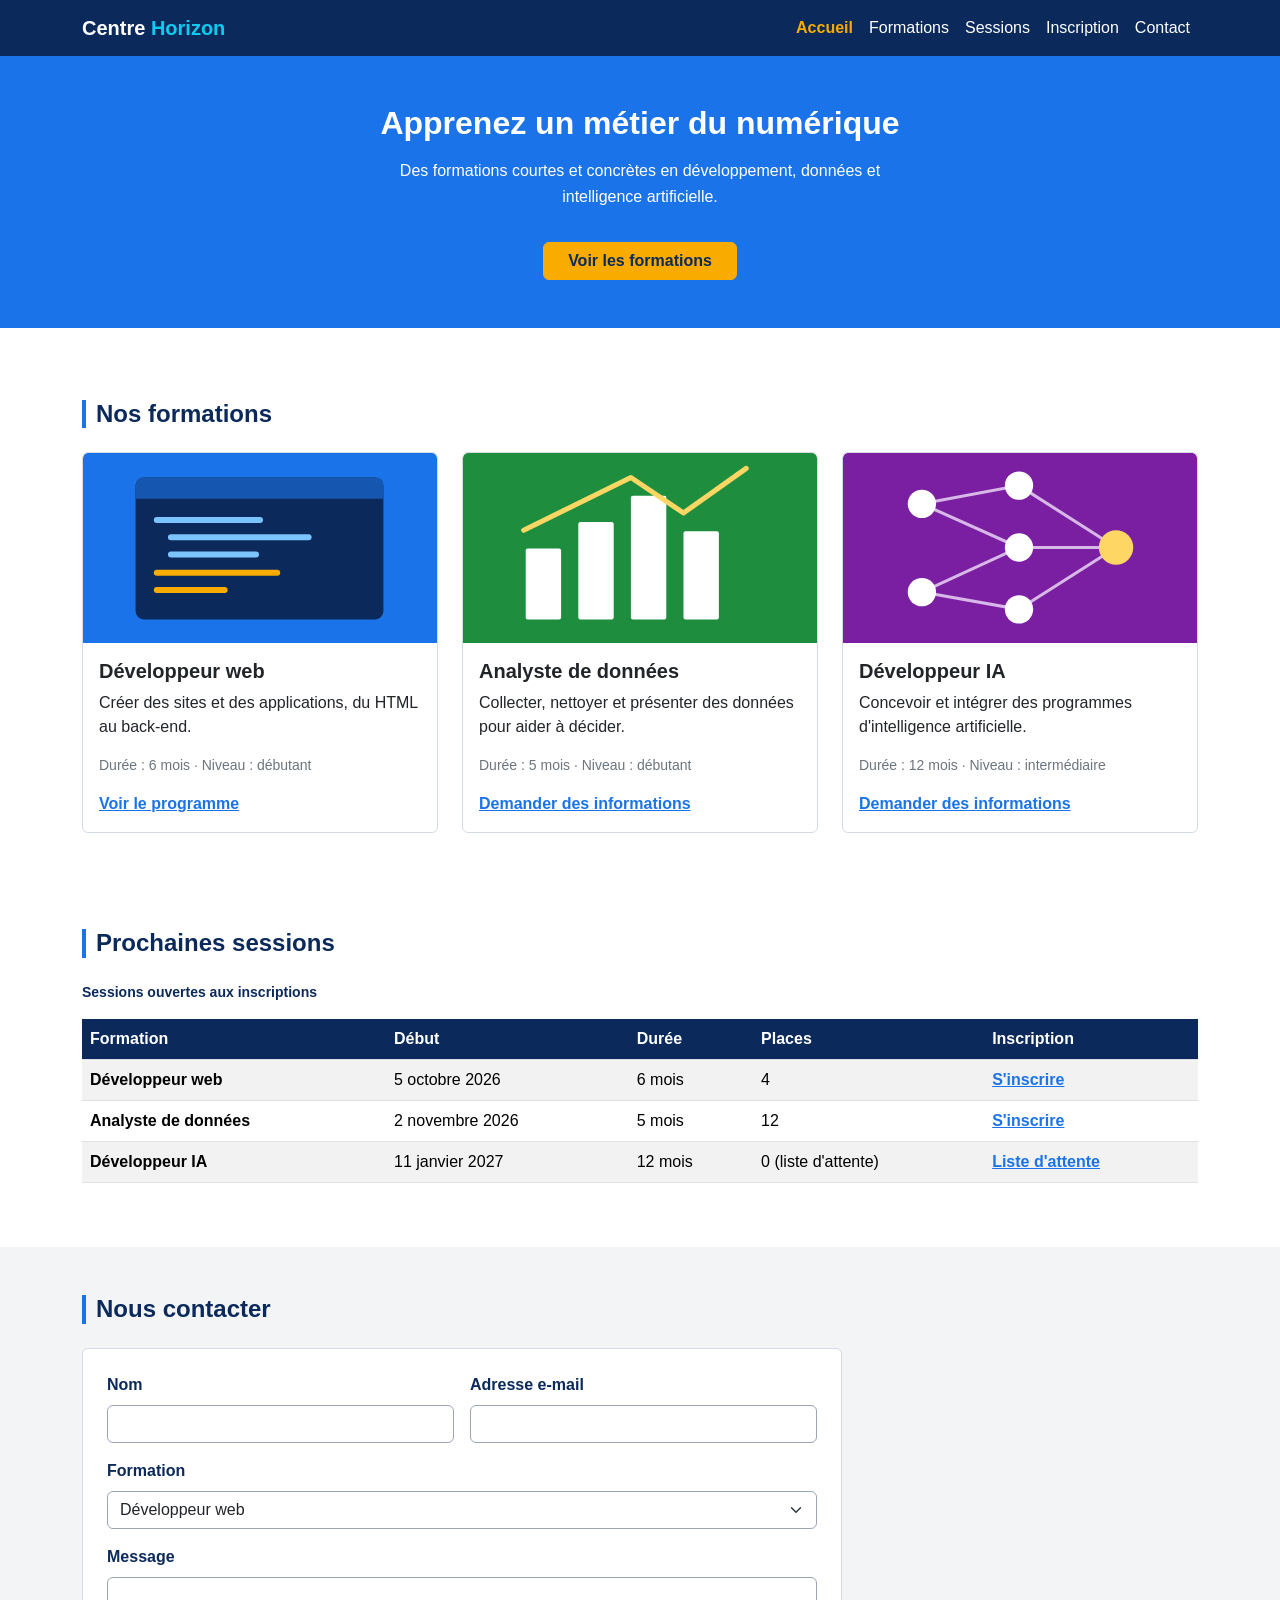
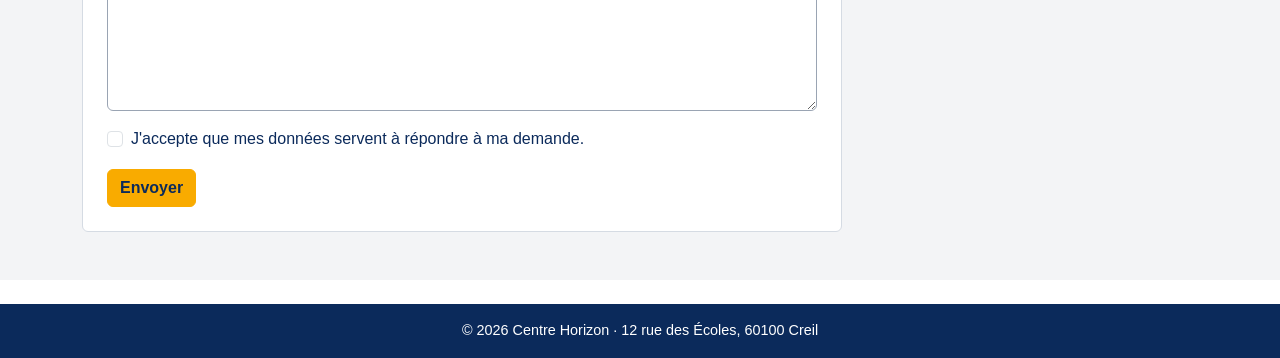
<file: index.html>
<!DOCTYPE html>
<html lang="fr">

<head>
    <meta charset="UTF-8">
    <meta name="viewport" content="width=device-width, initial-scale=1.0">
    <title>Centre Horizon</title>

    <link href="https://cdn.jsdelivr.net/npm/bootstrap@5.3.8/dist/css/bootstrap.min.css" rel="stylesheet">
    <link rel="stylesheet" href="style.css">
</head>

<body>

    <!-- en-tete et navigation -->
    <header class="navbar navbar-expand-lg navbar-dark bg-bleu">
        <div class="container">
            <a class="navbar-brand fw-bold" href="index.html">
                Centre <span class="text-info">Horizon</span>
            </a>

            <button class="navbar-toggler" type="button"
                data-bs-toggle="collapse" data-bs-target="#menu"
                aria-controls="menu" aria-expanded="false"
                aria-label="Ouvrir le menu">
                <span class="navbar-toggler-icon"></span>
            </button>

            <nav class="collapse navbar-collapse justify-content-end" id="menu">
                <ul class="navbar-nav">
                    <li class="nav-item">
                        <a class="nav-link active" href="index.html"
                            aria-current="page">Accueil</a>
                    </li>
                    <li class="nav-item">
                        <a class="nav-link" href="formation.html">Formations</a>
                    </li>
                    <li class="nav-item">
                        <a class="nav-link" href="index.html#sessions">Sessions</a>
                    </li>
                    <li class="nav-item">
                        <a class="nav-link" href="inscription.html">Inscription</a>
                    </li>
                    <li class="nav-item">
                        <a class="nav-link" href="index.html#contact">Contact</a>
                    </li>
                </ul>
            </nav>
        </div>
    </header>

    <main>

        <!-- bandeau d'accueil -->
        <section class="accueil text-center text-white py-5 px-3">
            <div class="container">
                <h1 class="fw-bold">Apprenez un métier du numérique</h1>

                <p class="mx-auto mt-3">
                    Des formations courtes et concrètes en développement,
                    données et intelligence artificielle.
                </p>

                <a href="#formations" class="btn btn-warning fw-bold mt-3 px-4">
                    Voir les formations
                </a>
            </div>
        </section>

        <!-- cartes des formations -->
        <section id="formations" class="container py-5">
            <h2 class="titre-section mb-4">Nos formations</h2>

            <div class="row g-4">

                <div class="col-12 col-md-6 col-lg-4">
                    <article class="card h-100">
                        <img src="dev.svg" class="card-img-top illustration"
                            alt="Illustration de développement web">

                        <div class="card-body">
                            <h3 class="card-title fs-5 fw-bold">Développeur web</h3>

                            <p class="card-text">
                                Créer des sites et des applications, du HTML au back-end.
                            </p>

                            <p class="small text-secondary">
                                Durée : 6 mois · Niveau : débutant
                            </p>

                            <a href="formation.html" class="lien">
                                Voir le programme
                            </a>
                        </div>
                    </article>
                </div>

                <div class="col-12 col-md-6 col-lg-4">
                    <article class="card h-100">
                        <img src="data.svg" class="card-img-top illustration"
                            alt="Illustration d'analyse de données">

                        <div class="card-body">
                            <h3 class="card-title fs-5 fw-bold">Analyste de données</h3>

                            <p class="card-text">
                                Collecter, nettoyer et présenter des données pour aider à décider.
                            </p>

                            <p class="small text-secondary">
                                Durée : 5 mois · Niveau : débutant
                            </p>

                            <a href="inscription.html" class="lien">
                                Demander des informations
                            </a>
                        </div>
                    </article>
                </div>

                <div class="col-12 col-md-6 col-lg-4">
                    <article class="card h-100">
                        <img src="ia.svg" class="card-img-top illustration"
                            alt="Illustration d'intelligence artificielle">

                        <div class="card-body">
                            <h3 class="card-title fs-5 fw-bold">Développeur IA</h3>

                            <p class="card-text">
                                Concevoir et intégrer des programmes d'intelligence artificielle.
                            </p>

                            <p class="small text-secondary">
                                Durée : 12 mois · Niveau : intermédiaire
                            </p>

                            <a href="inscription.html" class="lien">
                                Demander des informations
                            </a>
                        </div>
                    </article>
                </div>

            </div>
        </section>

        <!-- tableau des sessions -->
        <section id="sessions" class="container py-4">
            <h2 class="titre-section mb-4">Prochaines sessions</h2>

            <p class="fw-bold small">Sessions ouvertes aux inscriptions</p>

            <div class="table-responsive">
                <table class="table table-striped align-middle">
                    <thead>
                        <tr>
                            <th scope="col">Formation</th>
                            <th scope="col">Début</th>
                            <th scope="col">Durée</th>
                            <th scope="col">Places</th>
                            <th scope="col">Inscription</th>
                        </tr>
                    </thead>

                    <tbody>
                        <tr>
                            <th scope="row">Développeur web</th>
                            <td>5 octobre 2026</td>
                            <td>6 mois</td>
                            <td>4</td>
                            <td><a href="inscription.html">S'inscrire</a></td>
                        </tr>

                        <tr>
                            <th scope="row">Analyste de données</th>
                            <td>2 novembre 2026</td>
                            <td>5 mois</td>
                            <td>12</td>
                            <td><a href="inscription.html">S'inscrire</a></td>
                        </tr>

                        <tr>
                            <th scope="row">Développeur IA</th>
                            <td>11 janvier 2027</td>
                            <td>12 mois</td>
                            <td>0 (liste d'attente)</td>
                            <td><a href="inscription.html">Liste d'attente</a></td>
                        </tr>
                    </tbody>
                </table>
            </div>
        </section>

        <!-- formulaire de contact -->
        <section id="contact" class="contact py-5 mt-4">
            <div class="container">
                <h2 class="titre-section mb-4">Nous contacter</h2>

                <form action="inscription.html" method="get" class="formulaire bg-white p-4">
                    <div class="row g-3">

                        <div class="col-12 col-md-6">
                            <label for="nom" class="form-label fw-bold">Nom</label>
                            <input type="text" id="nom" name="nom"
                                class="form-control" autocomplete="name" required>
                        </div>

                        <div class="col-12 col-md-6">
                            <label for="email" class="form-label fw-bold">
                                Adresse e-mail
                            </label>
                            <input type="email" id="email" name="email"
                                class="form-control" autocomplete="email" required>
                        </div>

                        <div class="col-12">
                            <label for="formation" class="form-label fw-bold">
                                Formation
                            </label>

                            <select id="formation" name="formation" class="form-select">
                                <option value="developpeur-web">Développeur web</option>
                                <option value="analyste-donnees">Analyste de données</option>
                                <option value="developpeur-ia">Développeur IA</option>
                            </select>
                        </div>

                        <div class="col-12">
                            <label for="message" class="form-label fw-bold">Message</label>
                            <textarea id="message" name="message"
                                class="form-control" rows="5" required></textarea>
                        </div>

                        <div class="col-12">
                            <div class="form-check">
                                <input type="checkbox" id="accord" name="accord"
                                    class="form-check-input" required>
                                <label for="accord" class="form-check-label">
                                    J'accepte que mes données servent à répondre à ma demande.
                                </label>
                            </div>
                        </div>

                        <div class="col-12">
                            <button type="submit" class="btn btn-warning fw-bold">
                                Envoyer
                            </button>
                        </div>

                    </div>
                </form>
            </div>
        </section>

    </main>

    <!-- pied de page -->
    <footer class="bg-bleu text-white text-center py-3">
        <p class="mb-0">
            © 2026 Centre Horizon · 12 rue des Écoles, 60100 Creil
        </p>
    </footer>

    <script src="https://cdn.jsdelivr.net/npm/bootstrap@5.3.8/dist/js/bootstrap.bundle.min.js"></script>

</body>
</html>
</file>
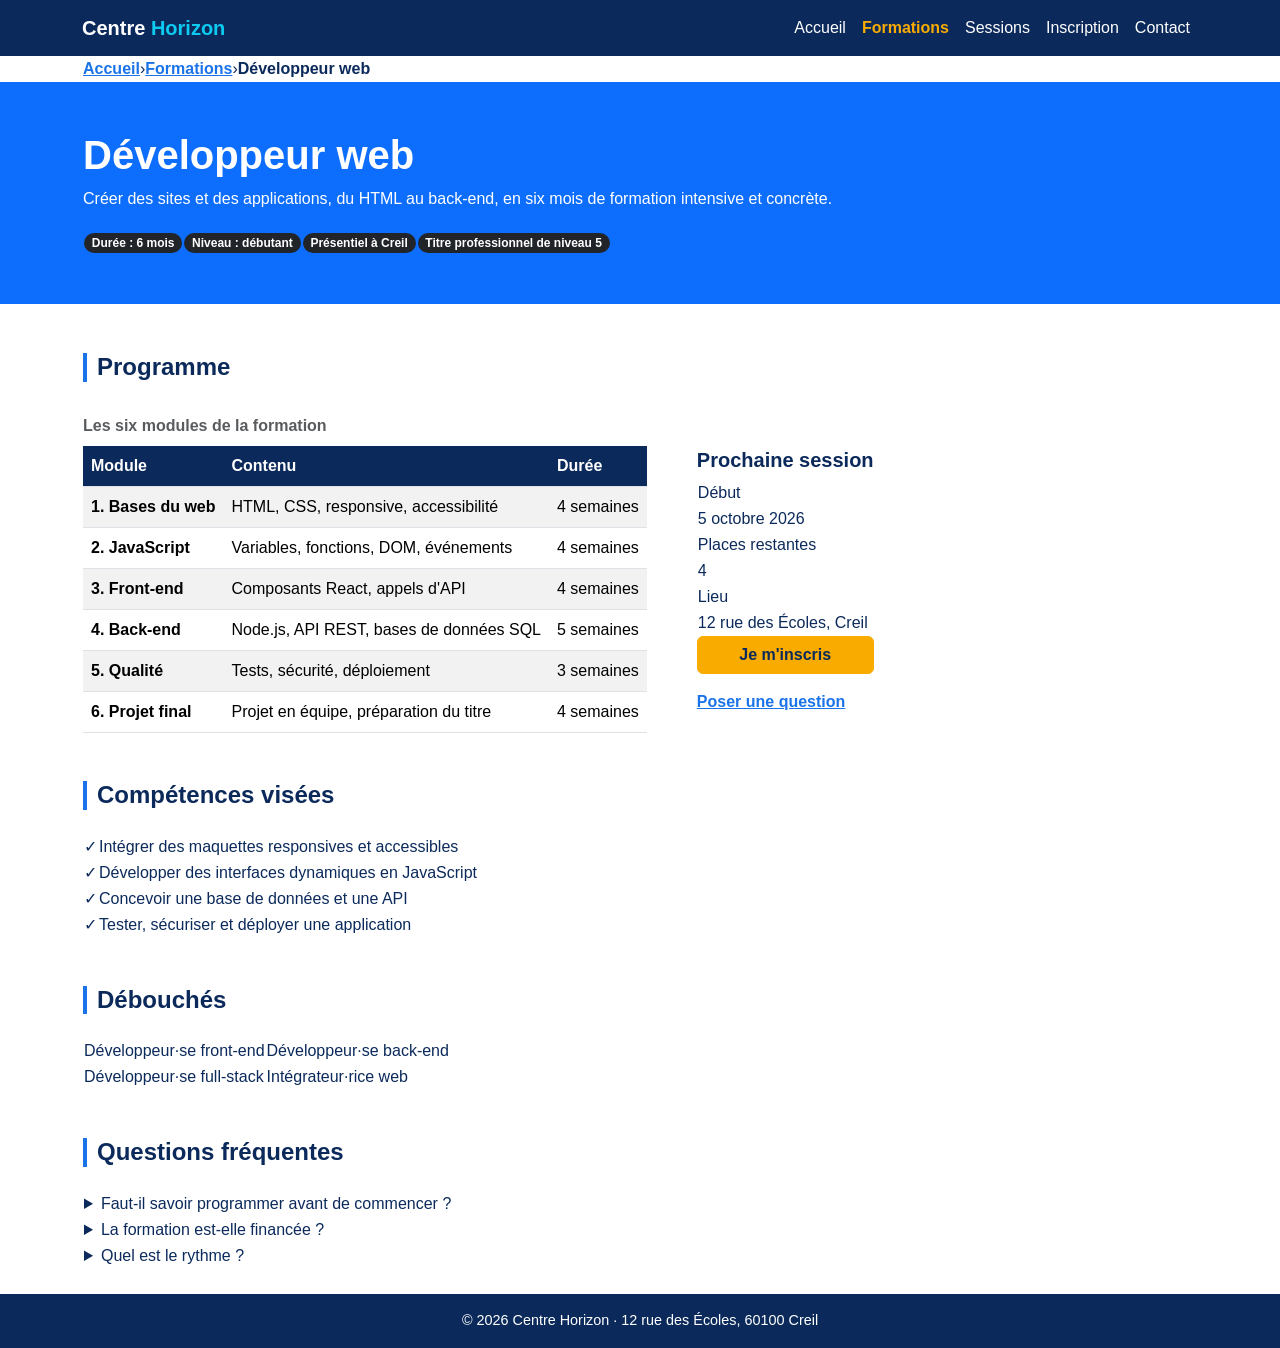
<file: formation.html>
<!DOCTYPE html>
<html lang="fr">

<head>
    <meta charset="utf-8">
    <meta name="viewport" content="width=device-width, initial-scale=1">
    <title>Développeur web – Centre Horizon</title>
    <link rel="stylesheet" href="https://cdn.jsdelivr.net/npm/bootstrap@5.3.3/dist/css/bootstrap.min.css">
    <link rel="stylesheet" href="style.css">
</head>

<body>

    <!-- en-tete et navigation -->
    <header class="navbar navbar-expand-lg navbar-dark bg-bleu">
        <div class="container">
            <a class="navbar-brand fw-bold" href="index.html">
                Centre <span class="text-info">Horizon</span>
            </a>

            <button class="navbar-toggler" type="button" data-bs-toggle="collapse" data-bs-target="#menu"
                aria-controls="menu" aria-expanded="false" aria-label="Ouvrir le menu">
                <span class="navbar-toggler-icon"></span>
            </button>

            <nav class="collapse navbar-collapse justify-content-end" id="menu">
                <ul class="navbar-nav">
                    <li class="nav-item">
                        <a class="nav-link" href="index.html">Accueil</a>
                    </li>
                    <li class="nav-item">
                        <a class="nav-link active" href="formation.html" aria-current="page">Formations</a>
                    </li>
                    <li class="nav-item">
                        <a class="nav-link" href="index.html#sessions">Sessions</a>
                    </li>
                    <li class="nav-item">
                        <a class="nav-link" href="inscription.html">Inscription</a>
                    </li>
                    <li class="nav-item">
                        <a class="nav-link" href="index.html#contact">Contact</a>
                    </li>
                </ul>
            </nav>
        </div>
    </header>

    <!-- Fil d'Ariane -->
    <div class="container">
        <table class="mise-en-page fil-ariane" role="presentation" aria-label="Fil d'Ariane">
            <tbody>
                <tr>
                    <td>
                        <a href="index.html">Accueil</a><span class="sep">›</span><a
                            href="index.html#formations">Formations</a><span class="sep">›</span><strong
                            aria-current="page">Développeur web</strong>
                    </td>
                </tr>
            </tbody>
        </table>
    </div>

    <main>
        <!-- Bandeau -->
        <section class="bg-primary text-white py-5">
            <div class="container">
                <table class="mise-en-page" role="presentation">
                    <tbody>
                        <tr>
                            <td>
                                <h1 class="fw-bold">Développeur web</h1>
                                <p>Créer des sites et des applications, du HTML au back-end, en six mois de formation
                                    intensive et concrète.</p>
                            </td>
                        </tr>
                        <tr>
                            <td>
                                <table class="pastilles" role="presentation">
                                    <tbody>
                                        <tr>
                                            <td><span class="badge rounded-pill text-bg-dark">Durée : 6 mois</span></td>
                                            <td><span class="badge rounded-pill text-bg-dark">Niveau : débutant</span>
                                            </td>
                                            <td><span class="badge rounded-pill text-bg-dark">Présentiel à Creil</span>
                                            </td>
                                            <td><span class="badge rounded-pill text-bg-dark">Titre professionnel de
                                                    niveau 5</span></td>
                                        </tr>
                                    </tbody>
                                </table>
                            </td>
                        </tr>
                    </tbody>
                </table>
            </div>
        </section>

        <div class="container py-4">
            <table class="mise-en-page" role="presentation">
                <tbody>
                    <tr>
                        <td class="col-contenu">

                            <!-- Programme -->
                            <h2 class="titre-section mb-4">Programme</h2>
                            <table class="table table-striped align-middle programme mb-5">
                                <caption class="caption-top fw-bold">Les six modules de la formation</caption>
                                <thead>
                                    <tr>
                                        <th scope="col">Module</th>
                                        <th scope="col">Contenu</th>
                                        <th scope="col">Durée</th>
                                    </tr>
                                </thead>
                                <tbody>
                                    <tr>
                                        <th scope="row">1. Bases du web</th>
                                        <td>HTML, CSS, responsive, accessibilité</td>
                                        <td class="text-nowrap">4 semaines</td>
                                    </tr>
                                    <tr>
                                        <th scope="row">2. JavaScript</th>
                                        <td>Variables, fonctions, DOM, événements</td>
                                        <td class="text-nowrap">4 semaines</td>
                                    </tr>
                                    <tr>
                                        <th scope="row">3. Front-end</th>
                                        <td>Composants React, appels d'API</td>
                                        <td class="text-nowrap">4 semaines</td>
                                    </tr>
                                    <tr>
                                        <th scope="row">4. Back-end</th>
                                        <td>Node.js, API REST, bases de données SQL</td>
                                        <td class="text-nowrap">5 semaines</td>
                                    </tr>
                                    <tr>
                                        <th scope="row">5. Qualité</th>
                                        <td>Tests, sécurité, déploiement</td>
                                        <td class="text-nowrap">3 semaines</td>
                                    </tr>
                                    <tr>
                                        <th scope="row">6. Projet final</th>
                                        <td>Projet en équipe, préparation du titre</td>
                                        <td class="text-nowrap">4 semaines</td>
                                    </tr>
                                </tbody>
                            </table>

                            <!-- Compétences visées -->
                            <h2 class="titre-section mb-4">Compétences visées</h2>
                            <table class="competences mb-5" role="presentation">
                                <tbody>
                                    <tr>
                                        <td><span class="coche" aria-hidden="true">✓</span></td>
                                        <td>Intégrer des maquettes responsives et accessibles</td>
                                    </tr>
                                    <tr>
                                        <td><span class="coche" aria-hidden="true">✓</span></td>
                                        <td>Développer des interfaces dynamiques en JavaScript</td>
                                    </tr>
                                    <tr>
                                        <td><span class="coche" aria-hidden="true">✓</span></td>
                                        <td>Concevoir une base de données et une API</td>
                                    </tr>
                                    <tr>
                                        <td><span class="coche" aria-hidden="true">✓</span></td>
                                        <td>Tester, sécuriser et déployer une application</td>
                                    </tr>
                                </tbody>
                            </table>

                            <!-- Débouchés -->
                            <h2 class="titre-section mb-4">Débouchés</h2>
                            <table class="debouches-tableau mb-5" role="presentation">
                                <tbody>
                                    <tr>
                                        <td><span>Développeur·se front-end</span></td>
                                        <td><span>Développeur·se back-end</span></td>
                                    </tr>
                                    <tr>
                                        <td><span>Développeur·se full-stack</span></td>
                                        <td><span>Intégrateur·rice web</span></td>
                                    </tr>
                                </tbody>
                            </table>

                            <!-- Questions fréquentes -->
                            <h2 class="titre-section mb-4">Questions fréquentes</h2>
                            <table class="mise-en-page" role="presentation">
                                <tbody>
                                    <tr>
                                        <td>
                                            <details class="faq">
                                                <summary>Faut-il savoir programmer avant de commencer ?</summary>
                                                <p>Non. La formation part des bases. Des tests de positionnement
                                                    permettent de vérifier les prérequis.</p>
                                            </details>
                                        </td>
                                    </tr>
                                    <tr>
                                        <td>
                                            <details class="faq">
                                                <summary>La formation est-elle financée ?</summary>
                                                <p>Oui, elle peut être prise en charge par le CPF, France Travail ou la
                                                    Région.</p>
                                            </details>
                                        </td>
                                    </tr>
                                    <tr>
                                        <td>
                                            <details class="faq">
                                                <summary>Quel est le rythme ?</summary>
                                                <p>35 heures par semaine, du lundi au vendredi, en présentiel.</p>
                                            </details>
                                        </td>
                                    </tr>
                                </tbody>
                            </table>

                        </td>
                        <td class="col-session">

                            <!-- Prochaine session -->
                            <aside class="session rounded p-5">
                                <h2 class="h5 fw-bold mb-">Prochaine session</h2>
                                <table class="mise-en-page infos-session" role="presentation">
                                    <tbody>
                                        <tr>
                                            <td class="etiquette">Début</td>
                                        </tr>
                                        <tr>
                                            <td class="valeur">5 octobre 2026</td>
                                        </tr>
                                        <tr>
                                            <td class="etiquette">Places restantes</td>
                                        </tr>
                                        <tr>
                                            <td class="valeur">4</td>
                                        </tr>
                                        <tr>
                                            <td class="etiquette">Lieu</td>
                                        </tr>
                                        <tr>
                                            <td class="valeur">12 rue des Écoles, Creil</td>
                                        </tr>
                                    </tbody>
                                </table>
                                <a href="inscription.html" class="btn btn-warning fw-bold w-100 mb-3">Je m'inscris</a>
                                <a href="index.html#contact" class="lien">Poser une question</a>
                            </aside>

                        </td>
                    </tr>
                </tbody>
            </table>
        </div>
    </main>

     <!-- pied de page -->
    <footer class="bg-bleu text-white text-center py-3">
        <p class="mb-0">
            © 2026 Centre Horizon · 12 rue des Écoles, 60100 Creil
        </p>
    </footer>

</body>

</html>
</file>
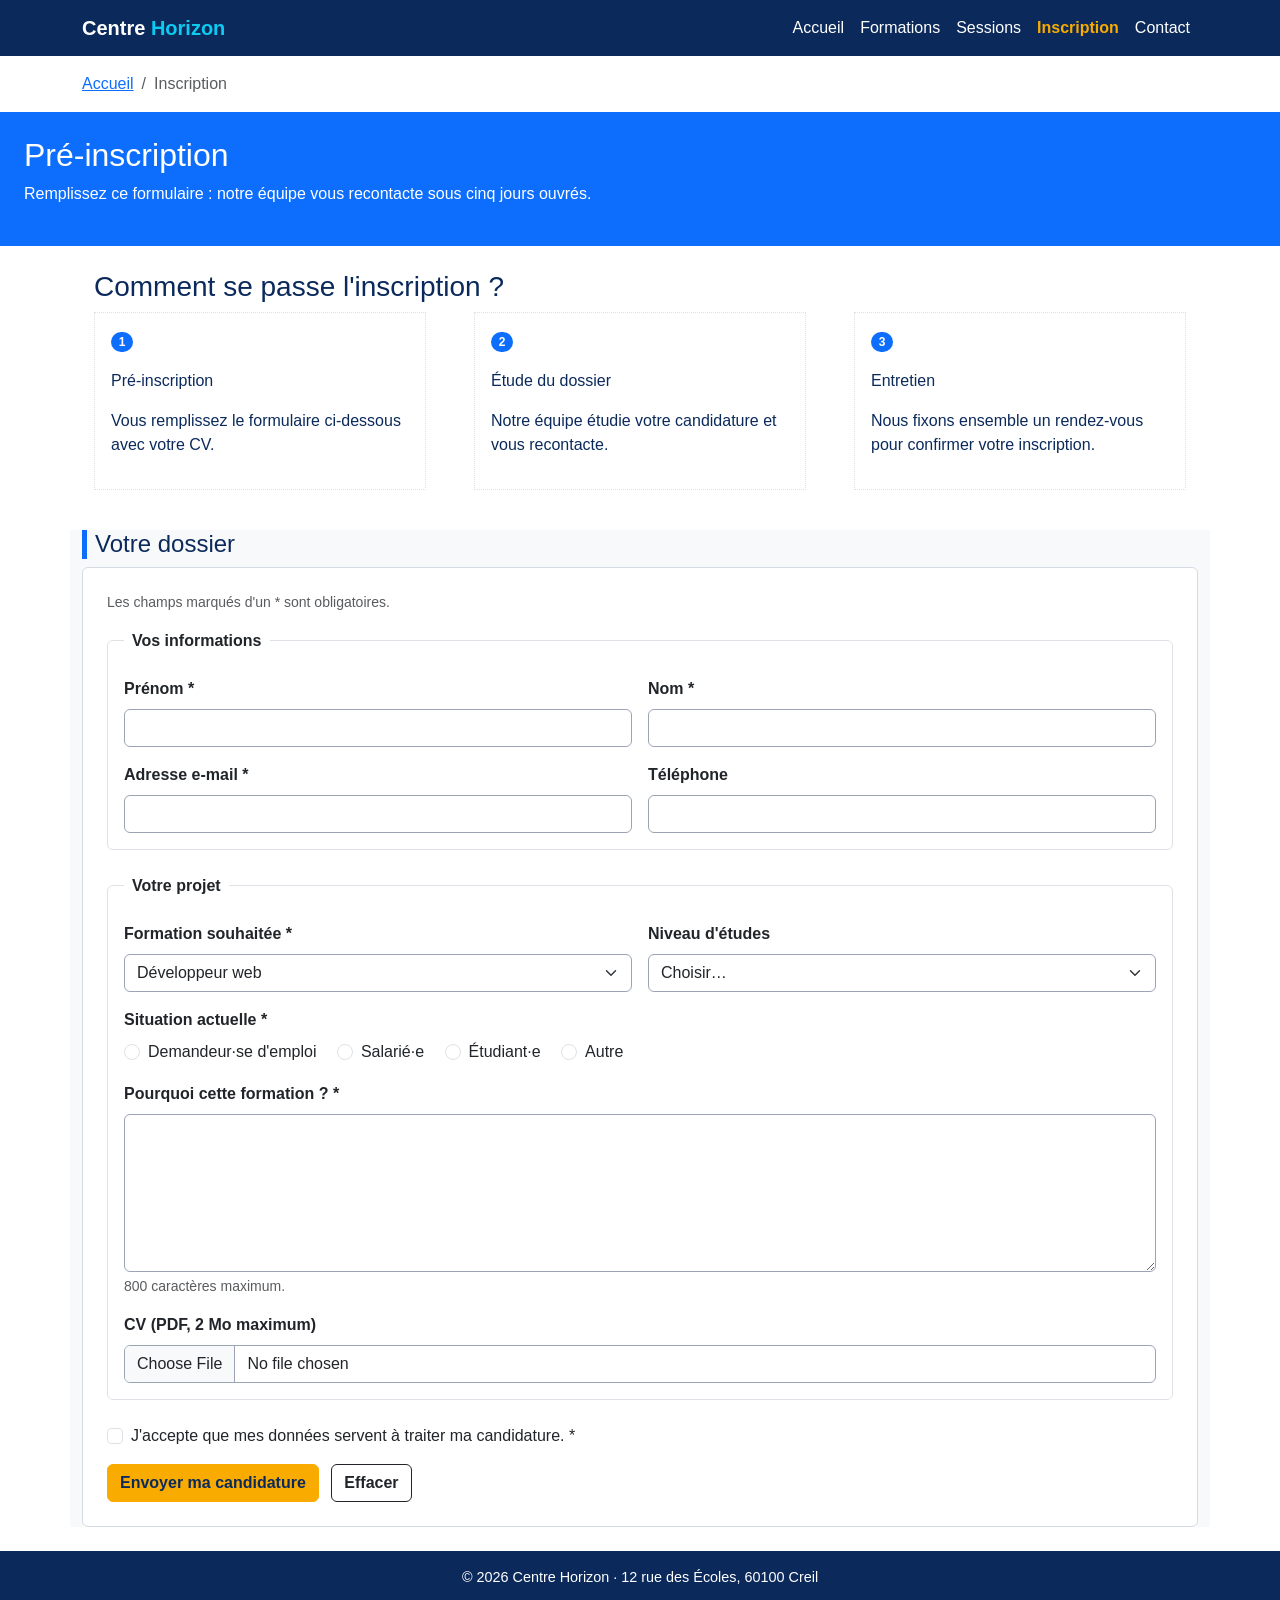
<file: inscription.html>
<!DOCTYPE html>
<html lang="fr">
<head>
    <meta charset="UTF-8">
    <meta name="viewport" content="width=device-width, initial-scale=1.0">
    <title>Inscription</title>
    <link href="https://cdn.jsdelivr.net/npm/bootstrap@5.3.8/dist/css/bootstrap.min.css" rel="stylesheet"
        integrity="sha384-sRIl4kxILFvY47J16cr9ZwB07vP4J8+LH7qKQnuqkuIAvNWLzeN8tE5YBujZqJLB" crossorigin="anonymous">
    <script defer src="https://cdn.jsdelivr.net/npm/bootstrap@5.3.8/dist/js/bootstrap.bundle.min.js"
        integrity="sha384-FKyoEForCGlyvwx9Hj09JcYn3nv7wiPVlz7YYwJrWVcXK/BmnVDxM+D2scQbITxI"
        crossorigin="anonymous"></script>
    <link rel="stylesheet" href="style.css">
</head>
<body>
    <header class="navbar navbar-expand-lg navbar-dark bg-bleu">
        <div class="container">
            <a class="navbar-brand fw-bold" href="index.html">
                Centre <span class="text-info">Horizon</span>
            </a>
            <button class="navbar-toggler" type="button"
                data-bs-toggle="collapse" data-bs-target="#menu"
                aria-controls="menu" aria-expanded="false"
                aria-label="Ouvrir le menu">
                <span class="navbar-toggler-icon"></span>
            </button>
            <nav class="collapse navbar-collapse justify-content-end" id="menu">
                <ul class="navbar-nav">
                    <li class="nav-item">
                        <a class="nav-link" href="index.html">Accueil</a>
                    </li>
                    <li class="nav-item">
                        <a class="nav-link" href="formation.html">Formations</a>
                    </li>
                    <li class="nav-item">
                        <a class="nav-link" href="index.html#sessions">Sessions</a>
                    </li>
                    <li class="nav-item">
                        <a class="nav-link active" href="inscription.html" aria-current="page">Inscription</a>
                    </li>
                    <li class="nav-item">
                        <a class="nav-link" href="index.html#contact">Contact</a>
                    </li>
                </ul>
            </nav>
        </div>
    </header>

    <nav aria-label="breadcrumb" class="container mt-3">
        <ol class="breadcrumb">
            <li class="breadcrumb-item"><a href="index.html">Accueil</a></li>
            <li class="breadcrumb-item active" aria-current="page">Inscription</li>
        </ol>
    </nav>

    <main>
        <div class="bg-primary text-white p-4">
            <h2>Pré-inscription</h2>
            <p>Remplissez ce formulaire : notre équipe vous recontacte sous cinq jours ouvrés.</p>
        </div>

        <section>
            <div class="etape container px-4 text-start my-4">
                <h3>Comment se passe l'inscription ?</h3>
                <div class="row gx-5">
                    <div class="col-12 col-md-4 mb-3">
                        <div class="border p-3" style="border-style: dotted !important;">
                            <p><span class="badge rounded-pill bg-primary">1</span></p>
                            <p>Pré-inscription</p>
                            <p>Vous remplissez le formulaire ci-dessous avec votre CV.</p>
                        </div>
                    </div>
                    <div class="col-12 col-md-4 mb-3">
                        <div class="border p-3" style="border-style: dotted !important;">
                            <p><span class="badge rounded-pill bg-primary">2</span></p>
                            <p>Étude du dossier</p>
                            <p>Notre équipe étudie votre candidature et vous recontacte.</p>
                        </div>
                    </div>
                    <div class="col-12 col-md-4 mb-3">
                        <div class="border p-3" style="border-style: dotted !important;">
                            <p><span class="badge rounded-pill bg-primary">3</span></p>
                            <p>Entretien</p>
                            <p>Nous fixons ensemble un rendez-vous pour confirmer votre inscription.</p>
                        </div>
                    </div>
                </div>
            </div>
        </section>

        <div class="bg-light container my-4">
            <h4 class="border-start border-5 border-primary ps-2">Votre dossier</h4>

            <section class="card">
                <div class="card-body">
                    <form action="" method="post" enctype="multipart/form-data" class="p-2">
                        <p class="small text-muted">Les champs marqués d'un * sont obligatoires.</p>

                        <fieldset class="border rounded p-3 mb-4">
                            <legend class="float-none w-auto px-2 fs-6 fw-bold">Vos informations</legend>
                            <div class="row g-3">
                                <div class="col-md-6">
                                    <label for="prenom" class="form-label fw-bold">Prénom *</label>
                                    <input type="text" class="form-control" id="prenom" name="prenom" required>
                                </div>
                                <div class="col-md-6">
                                    <label for="nom" class="form-label fw-bold">Nom *</label>
                                    <input type="text" class="form-control" id="nom" name="nom" required>
                                </div>
                                <div class="col-md-6">
                                    <label for="email" class="form-label fw-bold">Adresse e-mail *</label>
                                    <input type="email" class="form-control" id="email" name="email" required>
                                </div>
                                <div class="col-md-6">
                                    <label for="telephone" class="form-label fw-bold">Téléphone</label>
                                    <input type="tel" class="form-control" id="telephone" name="telephone">
                                </div>
                            </div>
                        </fieldset>

                        <fieldset class="border rounded p-3 mb-4">
                            <legend class="float-none w-auto px-2 fs-6 fw-bold">Votre projet</legend>
                            <div class="row g-3">
                                <div class="col-md-6">
                                    <label for="formation" class="form-label fw-bold">Formation souhaitée *</label>
                                    <select class="form-select" id="formation" name="formation" required>
                                        <option>Développeur web</option>
                                        <option>Réseaux et cybersécurité</option>
                                        <option>Data et IA</option>
                                    </select>
                                </div>
                                <div class="col-md-6">
                                    <label for="niveau" class="form-label fw-bold">Niveau d'études</label>
                                    <select class="form-select" id="niveau" name="niveau">
                                        <option value="">Choisir…</option>
                                        <option>Sans diplôme</option>
                                        <option>CAP / BEP</option>
                                        <option>Bac</option>
                                        <option>Bac+2</option>
                                        <option>Bac+3 et plus</option>
                                    </select>
                                </div>
                                <div class="col-12">
                                    <div class="form-label fw-bold">Situation actuelle *</div>
                                    <div class="form-check form-check-inline">
                                        <input class="form-check-input" type="radio" name="situation" id="sit1" value="demandeur" required>
                                        <label class="form-check-label" for="sit1">Demandeur·se d'emploi</label>
                                    </div>
                                    <div class="form-check form-check-inline">
                                        <input class="form-check-input" type="radio" name="situation" id="sit2" value="salarie">
                                        <label class="form-check-label" for="sit2">Salarié·e</label>
                                    </div>
                                    <div class="form-check form-check-inline">
                                        <input class="form-check-input" type="radio" name="situation" id="sit3" value="etudiant">
                                        <label class="form-check-label" for="sit3">Étudiant·e</label>
                                    </div>
                                    <div class="form-check form-check-inline">
                                        <input class="form-check-input" type="radio" name="situation" id="sit4" value="autre">
                                        <label class="form-check-label" for="sit4">Autre</label>
                                    </div>
                                </div>
                                <div class="col-12">
                                    <label for="motivation" class="form-label fw-bold">Pourquoi cette formation ? *</label>
                                    <textarea class="form-control" id="motivation" name="motivation" rows="6" maxlength="800" required></textarea>
                                    <div class="form-text">800 caractères maximum.</div>
                                </div>
                                <div class="col-12">
                                    <label for="cv" class="form-label fw-bold">CV (PDF, 2 Mo maximum)</label>
                                    <input type="file" class="form-control" id="cv" name="cv" accept=".pdf">
                                </div>
                            </div>
                        </fieldset>

                        <div class="form-check mb-3">
                            <input class="form-check-input" type="checkbox" id="rgpd" name="rgpd" required>
                            <label class="form-check-label" for="rgpd">J'accepte que mes données servent à traiter ma candidature. *</label>
                        </div>

                        <div>
                            <button type="submit" class="btn btn-warning fw-bold me-2">Envoyer ma candidature</button>
                            <button type="reset" class="btn btn-outline-dark fw-bold">Effacer</button>
                        </div>
                    </form>
                </div>
            </section>
        </div>
    </main>

    <footer class="bg-bleu text-white text-center py-3">
        <p class="mb-0">
            © 2026 Centre Horizon · 12 rue des Écoles, 60100 Creil
        </p>
    </footer>
</body>
</html>
</file>
<file: style.css>
/* style general */
body {
    font-family: Arial, sans-serif;
    color: #0b2a5b;
    margin: 0;
}

.bg-bleu,
.site-header {
    background-color: #0b2a5b;
}

.navbar .navbar-brand {
    color: white;
    font-weight: bold;
}

.navbar .navbar-brand:hover,
.navbar .navbar-brand:focus {
    color: #f9ab00;
}

.navbar .nav-link {
    color: white;
}

.navbar .nav-link:hover,
.navbar .nav-link:focus,
.navbar .nav-link[aria-current="page"] {
    color: #f9ab00;
}

.navbar .nav-link[aria-current="page"] {
    font-weight: bold;
}

.navbar-toggler {
    border-color: white;
}

.navbar-toggler-icon {
    filter: invert(1);
}

/* bandeau accueil */
.accueil {
    background-color: #1a73e8;
    color: white;
}

.accueil h1 {
    font-size: 2rem;
}

.accueil p {
    max-width: 550px;
    line-height: 1.6;
}

.btn-warning {
    background-color: #f9ab00;
    border-color: #f9ab00;
    color: #0b2a5b;
}

.btn-warning:hover,
.btn-warning:focus {
    background-color: #e99a00;
    border-color: #e99a00;
    color: #0b2a5b;
}

/* titres des sections */
.titre-section {
    border-left: 4px solid #1a73e8;
    padding-left: 10px;
    font-size: 1.5rem;
    font-weight: bold;
}

/* cartes */
.card {
    height: 100%;
    border: 1px solid #d5dbe3;
    border-radius: 6px;
    overflow: hidden;
}

.illustration {
    width: 100%;
    height: 190px;
    object-fit: cover;
    background-color: #f3f4f6;
}

.card-body {
    display: flex;
    flex-direction: column;
    align-items: flex-start;
}

.card-body .lien {
    margin-top: auto;
}

.lien,
table a {
    color: #1a73e8;
    font-weight: bold;
}

.lien:hover,
table a:hover {
    color: #0b2a5b;
}

/* tableau des sessions */
.table {
    color: #0b2a5b;
}

.table thead th {
    background-color: #0b2a5b;
    color: white;
}

.table-responsive {
    max-width: 100%;
}

/* formulaire de la page accueil */
.contact {
    background-color: #f3f4f6;
}

.formulaire {
    max-width: 760px;
    margin: 0;
    border: 1px solid #d5dbe3;
    border-radius: 6px;
}

/* formulaire de contact */
main .form-control,
main .form-select {
    border-color: #9aa4b3;
}

main .form-control:focus,
main .form-select:focus,
main .form-check-input:focus,
main .btn:focus-visible,
a:focus-visible,
.navbar-toggler:focus-visible {
    border-color: #1a73e8;
    outline: 3px solid #7cc4ff;
    outline-offset: 2px;
    box-shadow: none;
}

main .form-check-input:checked {
    background-color: #1a73e8;
    border-color: #1a73e8;
}

main .btn-primary {
    background-color: #0b2a5b;
    border-color: #0b2a5b;
}

main .btn-primary:hover {
    background-color: #1a73e8;
    border-color: #1a73e8;
}

/* pied de page */
footer,
.site-footer {
    background-color: #0b2a5b;
    color: white;
    font-size: 0.9rem;
}

footer p {
    margin-bottom: 0;
}

/* correction de la page contact */
main .card {
    height: auto;
}

main .card-body {
    height: auto;
}

main section {
    margin-bottom: 24px;
}

.site-footer {
    position: relative;
    width: 100%;
    margin-top: 30px;
    padding: 16px;
}


/* affichage sur telephonE */
@media (max-width: 767px) {
    .accueil h1 {
        font-size: 1.6rem;
    }

    .accueil {
        padding-top: 40px !important;
        padding-bottom: 40px !important;
    }

    .illustration {
        height: 150px;
    }

    .titre-section {
        font-size: 1.3rem;
    }

    .formulaire {
        padding: 16px !important;
    }

    .table {
        font-size: 0.85rem;
    }

    main {
        padding-top: 30px !important;
        padding-bottom: 30px !important;
    }
}
aside{
  display: flex;
  flex-direction: column;
  margin-bottom: 460px;

}
</file>
